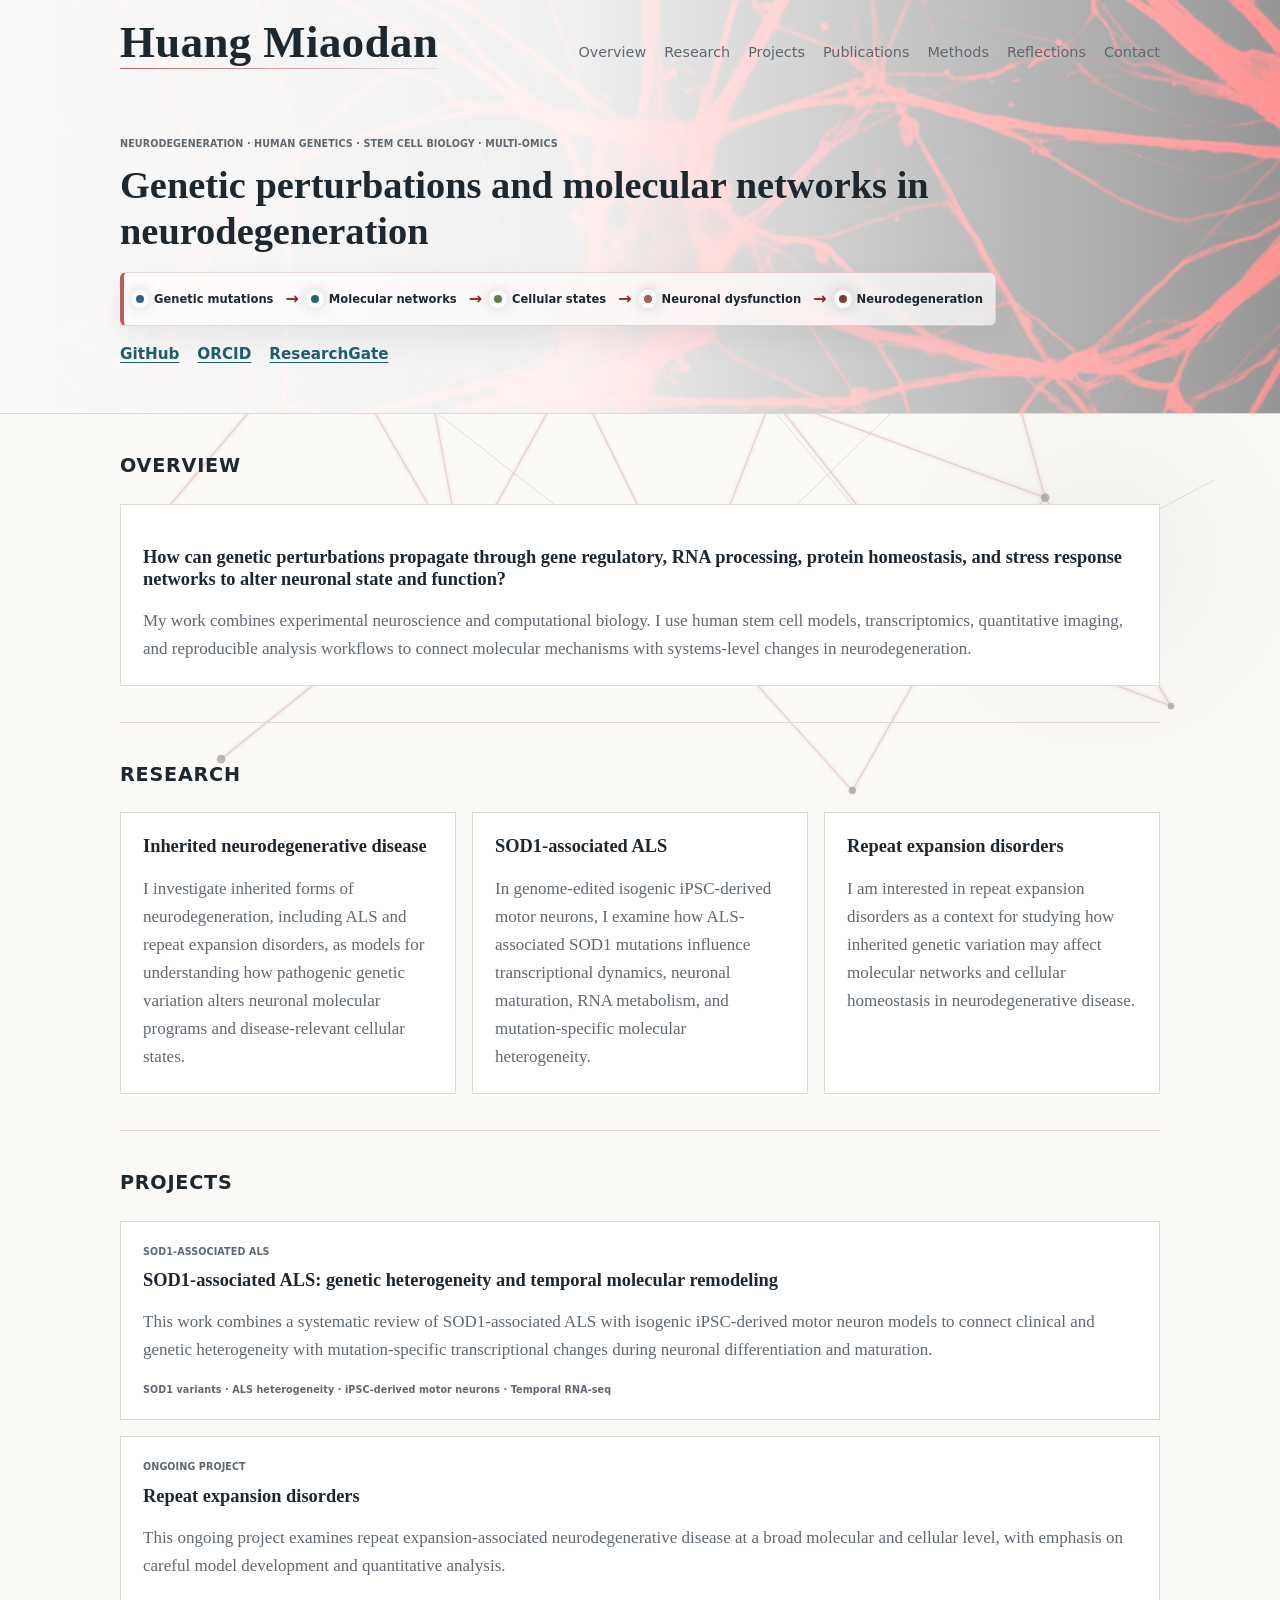
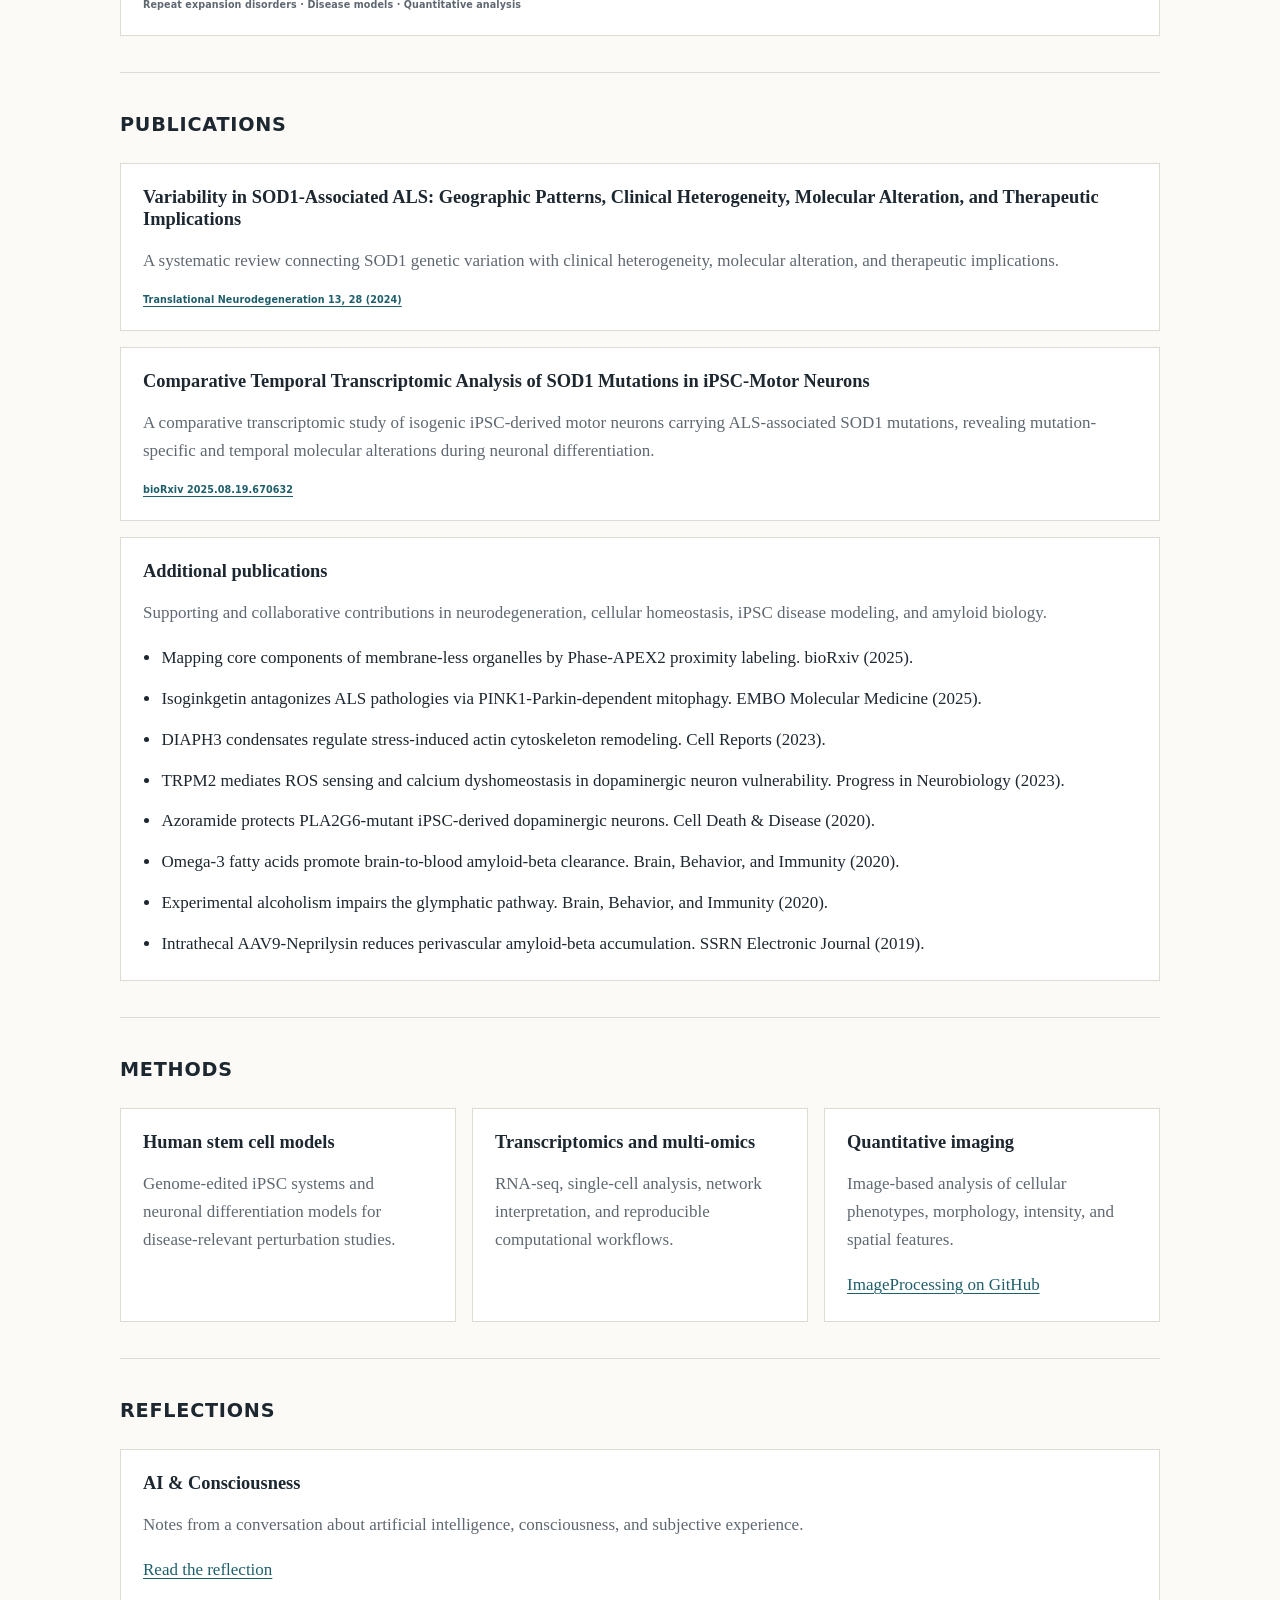
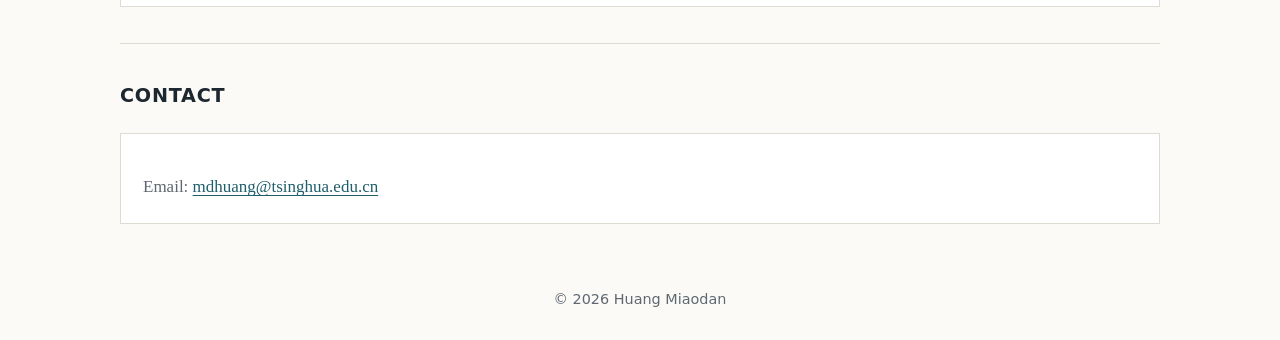
<file: index.html>
<!DOCTYPE html>
<html lang="en">
<head>
  <meta charset="UTF-8" />
  <meta name="viewport" content="width=device-width, initial-scale=1.0" />
  <title>Huang Miaodan | Neurodegeneration, Genetics & Multi-omics</title>
  <link rel="stylesheet" href="style.css" />
</head>
<body>
  <header class="site-header">
    <nav class="site-nav" aria-label="Primary navigation">
      <a class="site-name" href="#">Huang Miaodan</a>
      <div class="nav-links">
        <a href="#overview">Overview</a>
        <a href="#research">Research</a>
        <a href="#projects">Projects</a>
        <a href="#publications">Publications</a>
        <a href="#methods">Methods</a>
        <a href="#reflections">Reflections</a>
        <a href="#contact">Contact</a>
      </div>
    </nav>

    <div class="intro">
      <p class="meta">Neurodegeneration · Human Genetics · Stem Cell Biology · Multi-omics</p>
      <h2>Genetic perturbations and molecular networks in neurodegeneration</h2>
      <div class="keyword-chain" aria-label="Research model">
        <div class="keyword-item">
          <span class="keyword-dot gene"></span>
          <span>Genetic mutations</span>
        </div>
        <span class="keyword-arrow">→</span>
        <div class="keyword-item">
          <span class="keyword-dot network"></span>
          <span>Molecular networks</span>
        </div>
        <span class="keyword-arrow">→</span>
        <div class="keyword-item">
          <span class="keyword-dot cell"></span>
          <span>Cellular states</span>
        </div>
        <span class="keyword-arrow">→</span>
        <div class="keyword-item">
          <span class="keyword-dot neuron"></span>
          <span>Neuronal dysfunction</span>
        </div>
        <span class="keyword-arrow">→</span>
        <div class="keyword-item">
          <span class="keyword-dot disease"></span>
          <span>Neurodegeneration</span>
        </div>
      </div>
      <div class="intro-links">
        <a href="https://github.com/huangmiaodan/">GitHub</a>
        <a href="https://orcid.org/0000-0001-6600-8804">ORCID</a>
        <a href="https://www.researchgate.net/profile/Miaodan-Huang">ResearchGate</a>
      </div>
    </div>
  </header>

  <main>
    <section id="overview" class="section">
      <p class="section-label">Overview</p>
      <article class="list-card">
        <p class="lead">
          <h3>How can genetic perturbations propagate through gene regulatory, RNA processing, protein
          homeostasis, and stress response networks to alter neuronal state and function?</h3>
        </p>
        <p>
          My work combines experimental neuroscience and computational biology. I use human stem cell
          models, transcriptomics, quantitative imaging, and reproducible analysis workflows to connect
          molecular mechanisms with systems-level changes in neurodegeneration.
        </p>
      </article>
    </section>

    <section id="research" class="section">
      <p class="section-label">Research</p>
      <div class="card-grid">
        <article class="card">
          <h3>Inherited neurodegenerative disease</h3>
          <p>
            I investigate inherited forms of neurodegeneration, including ALS and repeat expansion
            disorders, as models for understanding how pathogenic genetic variation alters neuronal
            molecular programs and disease-relevant cellular states.
          </p>
        </article>
        <article class="card">
          <h3>SOD1-associated ALS</h3>
          <p>
            In genome-edited isogenic iPSC-derived motor neurons, I examine how ALS-associated SOD1
            mutations influence transcriptional dynamics, neuronal maturation, RNA metabolism, and
            mutation-specific molecular heterogeneity.
          </p>
        </article>
        <article class="card">
          <h3>Repeat expansion disorders</h3>
          <p>
            I am interested in repeat expansion disorders as a context for studying how inherited
            genetic variation may affect molecular networks and cellular homeostasis in
            neurodegenerative disease.
          </p>
        </article>
      </div>
    </section>

    <section id="projects" class="section">
      <p class="section-label">Projects</p>

      <article class="list-card">
        <p class="meta">SOD1-associated ALS</p>
        <h3>SOD1-associated ALS: genetic heterogeneity and temporal molecular remodeling</h3>
        <p>
          This work combines a systematic review of SOD1-associated ALS with isogenic iPSC-derived
          motor neuron models to connect clinical and genetic heterogeneity with mutation-specific
          transcriptional changes during neuronal differentiation and maturation.
        </p>
        <p class="tags">SOD1 variants · ALS heterogeneity · iPSC-derived motor neurons · Temporal RNA-seq</p>
      </article>

      <article class="list-card">
        <p class="meta">Ongoing project</p>
        <h3>Repeat expansion disorders</h3>
        <p>
          This ongoing project examines repeat expansion-associated neurodegenerative disease at a
          broad molecular and cellular level, with emphasis on careful model development and
          quantitative analysis.
        </p>
        <p class="tags">Repeat expansion disorders · Disease models · Quantitative analysis</p>
      </article>
    </section>

    <section id="publications" class="section">
      <p class="section-label">Publications</p>

      <article class="publication">
        <h3>Variability in SOD1-Associated ALS: Geographic Patterns, Clinical Heterogeneity, Molecular Alteration, and Therapeutic Implications</h3>
        <p>
          A systematic review connecting SOD1 genetic variation with clinical heterogeneity, molecular
          alteration, and therapeutic implications.
        </p>
        <p class="citation"><a href="https://doi.org/10.1186/s40035-024-00416-x">Translational Neurodegeneration 13, 28 (2024)</a></p>
      </article>

      <article class="publication">
        <h3>Comparative Temporal Transcriptomic Analysis of SOD1 Mutations in iPSC-Motor Neurons</h3>
        <p>
          A comparative transcriptomic study of isogenic iPSC-derived motor neurons carrying
          ALS-associated SOD1 mutations, revealing mutation-specific and temporal molecular
          alterations during neuronal differentiation.
        </p>
        <p class="citation"><a href="https://www.biorxiv.org/content/10.1101/2025.08.19.670632v1.article-metrics">bioRxiv 2025.08.19.670632</a></p>
      </article>

      <article class="publication">
        <h3>Additional publications</h3>
        <p>
          Supporting and collaborative contributions in neurodegeneration, cellular homeostasis,
          iPSC disease modeling, and amyloid biology.
        </p>
        <ul class="publication-items">
          <li>Mapping core components of membrane-less organelles by Phase-APEX2 proximity labeling. bioRxiv (2025).</li>
          <li>Isoginkgetin antagonizes ALS pathologies via PINK1-Parkin-dependent mitophagy. EMBO Molecular Medicine (2025).</li>
          <li>DIAPH3 condensates regulate stress-induced actin cytoskeleton remodeling. Cell Reports (2023).</li>
          <li>TRPM2 mediates ROS sensing and calcium dyshomeostasis in dopaminergic neuron vulnerability. Progress in Neurobiology (2023).</li>
          <li>Azoramide protects PLA2G6-mutant iPSC-derived dopaminergic neurons. Cell Death & Disease (2020).</li>
          <li>Omega-3 fatty acids promote brain-to-blood amyloid-beta clearance. Brain, Behavior, and Immunity (2020).</li>
          <li>Experimental alcoholism impairs the glymphatic pathway. Brain, Behavior, and Immunity (2020).</li>
          <li>Intrathecal AAV9-Neprilysin reduces perivascular amyloid-beta accumulation. SSRN Electronic Journal (2019).</li>
        </ul>
      </article>
    </section>

    <section id="methods" class="section">
      <p class="section-label">Methods</p>
      <div class="card-grid compact">
        <article class="card">
          <h3>Human stem cell models</h3>
          <p>Genome-edited iPSC systems and neuronal differentiation models for disease-relevant perturbation studies.</p>
        </article>
        <article class="card">
          <h3>Transcriptomics and multi-omics</h3>
          <p>RNA-seq, single-cell analysis, network interpretation, and reproducible computational workflows.</p>
        </article>
        <article class="card">
          <h3>Quantitative imaging</h3>
          <p>Image-based analysis of cellular phenotypes, morphology, intensity, and spatial features.</p>
          <p><a href="https://github.com/huangmiaodan/ImageProcessing">ImageProcessing on GitHub</a></p>
        </article>
      </div>
    </section>

    <section id="reflections" class="section">
      <p class="section-label">Reflections</p>
      <article class="list-card">
        <h3>AI & Consciousness</h3>
        <p>
          Notes from a conversation about artificial intelligence, consciousness, and subjective
          experience.
        </p>
        <p><a href="Chat/AI_Consciousness.html">Read the reflection</a></p>
      </article>
    </section>

    <section id="contact" class="section contact">
      <p class="section-label">Contact</p>
      <article class="list-card">
        <p>
          Email: <a href="mailto:mdhuang@tsinghua.edu.cn">mdhuang@tsinghua.edu.cn</a><br />
        </p>
      </article>
    </section>
  </main>

  <footer>
    <p>© 2026 Huang Miaodan</p>
  </footer>
</body>
</html>
</file>
<file: style.css>
:root {
  --page: #fbfaf7;
  --surface: #ffffff;
  --text: #1d2730;
  --muted: #5f6871;
  --link: #1f5f6b;
  --border: #dedbd2;
  --border-strong: #c8c4b8;
  --accent-bg: #eef5f5;
  --max-width: 1040px;
  --space-page: clamp(20px, 5vw, 64px);
  --space-section: clamp(24px, 3.5vw, 36px);
}

* {
  box-sizing: border-box;
}

html {
  scroll-behavior: smooth;
}

body {
  position: relative;
  margin: 0;
  background: var(--page);
  color: var(--text);
  font-family: Georgia, "Times New Roman", serif;
  font-size: 17px;
  line-height: 1.65;
}

body::before {
  content: "";
  position: fixed;
  inset: 0;
  z-index: 0;
  opacity: 0.38;
  background-image:
    radial-gradient(circle at 16% 18%, rgba(156, 35, 35, 0.18), transparent 12rem),
    radial-gradient(circle at 86% 62%, rgba(0, 0, 0, 0.12), transparent 14rem),
    url("data:image/svg+xml,%3Csvg width='1200' height='900' viewBox='0 0 1200 900' xmlns='http://www.w3.org/2000/svg'%3E%3Cdefs%3E%3Cfilter id='glow' x='-30%25' y='-30%25' width='160%25' height='160%25'%3E%3CfeGaussianBlur stdDeviation='2.4' result='blur'/%3E%3CfeMerge%3E%3CfeMergeNode in='blur'/%3E%3CfeMergeNode in='SourceGraphic'/%3E%3C/feMerge%3E%3C/filter%3E%3C/defs%3E%3Cg fill='none' stroke='%239c2323' stroke-width='1.35' stroke-opacity='0.44' filter='url(%23glow)'%3E%3Cpath d='M80 170 214 92 348 184 488 118 626 226 770 142 940 248 1114 168'/%3E%3Cpath d='M214 92 278 330 488 118 530 376 626 226 734 404 940 248 1012 506'/%3E%3Cpath d='M86 556 278 330 420 574 530 376 650 620 734 404 914 632 1012 506 1140 718'/%3E%3Cpath d='M174 772 420 574 650 620 816 804 914 632 1140 718'/%3E%3Cpath d='M348 184 420 574 86 556'/%3E%3Cpath d='M770 142 734 404 1012 506'/%3E%3C/g%3E%3Cg fill='%23111111' fill-opacity='0.72'%3E%3Ccircle cx='80' cy='170' r='3.4'/%3E%3Ccircle cx='214' cy='92' r='4.4'/%3E%3Ccircle cx='348' cy='184' r='3.4'/%3E%3Ccircle cx='488' cy='118' r='4.2'/%3E%3Ccircle cx='626' cy='226' r='3.6'/%3E%3Ccircle cx='770' cy='142' r='4.4'/%3E%3Ccircle cx='940' cy='248' r='3.4'/%3E%3Ccircle cx='1114' cy='168' r='4.2'/%3E%3Ccircle cx='278' cy='330' r='3.8'/%3E%3Ccircle cx='530' cy='376' r='4.4'/%3E%3Ccircle cx='734' cy='404' r='3.8'/%3E%3Ccircle cx='1012' cy='506' r='4.4'/%3E%3Ccircle cx='86' cy='556' r='3.4'/%3E%3Ccircle cx='420' cy='574' r='4.4'/%3E%3Ccircle cx='650' cy='620' r='3.8'/%3E%3Ccircle cx='914' cy='632' r='4.4'/%3E%3Ccircle cx='1140' cy='718' r='3.4'/%3E%3Ccircle cx='174' cy='772' r='4.4'/%3E%3Ccircle cx='816' cy='804' r='3.8'/%3E%3C/g%3E%3Cg fill='none' stroke='%23111111' stroke-width='0.95' stroke-opacity='0.32'%3E%3Cpath d='M42 408 278 330 650 620 1114 168'/%3E%3Cpath d='M488 118 914 632 1184 488'/%3E%3C/g%3E%3C/svg%3E");
  background-position: center top;
  background-repeat: repeat-y;
  background-size: auto, auto, min(1180px, 145vw) auto;
  pointer-events: none;
}

a {
  color: var(--link);
  text-underline-offset: 3px;
}

.site-header,
main,
footer {
  position: relative;
  z-index: 1;
  padding-inline: var(--space-page);
}

.site-header {
  overflow: hidden;
  border-bottom: 1px solid var(--border);
  background:
    linear-gradient(90deg, rgba(255, 255, 255, 0.98) 0%, rgba(255, 255, 255, 0.94) 45%, rgba(255, 255, 255, 0.58) 100%),
    url("assets/microscopy-title-red-vivid.jpg") center right / cover no-repeat,
    var(--surface);
  backdrop-filter: blur(2px);
}

.site-nav {
  display: flex;
  align-items: baseline;
  justify-content: space-between;
  gap: 24px;
  max-width: var(--max-width);
  margin: 0 auto;
  padding: 18px 0;
}

.site-name {
  position: relative;
  display: inline-flex;
  align-items: center;
  color: var(--text);
  font-family: "Chalkboard SE", "Bradley Hand", "Marker Felt", "Comic Sans MS", cursive;
  font-size: clamp(1.8rem, 4vw, 2.8rem);
  font-weight: 600;
  line-height: 1.08;
  letter-spacing: 0.01em;
  text-decoration: none;
  text-shadow:
    0.7px 0.7px 0 rgba(255, 255, 255, 0.7),
    -0.6px 0.4px 0 rgba(29, 39, 48, 0.18);
}

.site-name::after {
  content: "";
  position: absolute;
  left: 0;
  right: 0;
  bottom: -0.18rem;
  height: 1px;
  background: linear-gradient(90deg, rgba(156, 35, 35, 0.72), rgba(17, 17, 17, 0.08));
}

.site-name:hover {
  color: #111111;
  text-decoration: none;
}

.nav-links {
  display: flex;
  flex-wrap: wrap;
  justify-content: flex-end;
  gap: 8px 18px;
  font-family: system-ui, -apple-system, BlinkMacSystemFont, "Segoe UI", sans-serif;
  font-size: 0.9rem;
}

.nav-links a {
  color: var(--muted);
  text-decoration: none;
}

.nav-links a:hover {
  color: var(--text);
  text-decoration: underline;
}

.intro {
  max-width: var(--max-width);
  margin: 0 auto;
  padding: clamp(34px, 5vw, 52px) 0 clamp(30px, 5vw, 46px);
}

.meta,
.section-label,
.tags,
.citation {
  color: var(--muted);
  font-family: system-ui, -apple-system, BlinkMacSystemFont, "Segoe UI", sans-serif;
  font-size: 0.6rem;
  font-weight: 600;
  letter-spacing: 0.01em;
}

.meta,
.section-label {
  margin: 0 0 10px;
  text-transform: uppercase;
}

.section-label {
  color: var(--text);
  font-size: clamp(0.9rem, 1.5vw, 1.2rem);
  font-weight: 760;
  letter-spacing: 0.04em;
}

h1,
h2,
h3,
p {
  overflow-wrap: anywhere;
}

h1,
h2,
h3 {
  margin: 0;
  line-height: 1.2;
  font-weight: 600;
}

h1 {
  max-width: 860px;
  font-size: clamp(2.25rem, 5vw, 4rem);
}

h2 {
  font-size: clamp(1.75rem, 3vw, 2.45rem);
}

h3 {
  font-size: 1.15rem;
}

.intro-text,
.lead {
  max-width: 820px;
  color: var(--muted);
  font-size: 1.15rem;
}

.intro-text {
  margin: 16px 0 0;
}

.intro-links {
  display: flex;
  flex-wrap: wrap;
  gap: 10px 18px;
  margin-top: 16px;
  font-family: system-ui, -apple-system, BlinkMacSystemFont, "Segoe UI", sans-serif;
  font-size: 0.95rem;
  font-weight: 650;
}

.section {
  max-width: var(--max-width);
  margin: 0 auto;
  padding: var(--space-section) 0;
  border-bottom: 1px solid var(--border);
}

.section > p:not(.section-label),
.section > .lead {
  max-width: 850px;
}

.section-label + .card-grid,
.section-label + .list-card,
.section-label + .publication,
.section h2 + p {
  margin-top: 22px;
}

.keyword-chain {
  display: flex;
  flex-wrap: nowrap;
  align-items: center;
  gap: 6px;
  width: fit-content;
  max-width: 100%;
  margin-top: 24px;
  padding: 8px 12px;
  border: 1px solid rgba(156, 35, 35, 0.18);
  border-left: 4px solid rgba(156, 35, 35, 0.72);
  border-radius: 6px;
  background:
    linear-gradient(135deg, rgba(255, 255, 255, 0.9), rgba(255, 255, 255, 0.68)),
    linear-gradient(90deg, rgba(156, 35, 35, 0.1), rgba(17, 17, 17, 0.03));
  box-shadow: 0 12px 30px rgba(29, 39, 48, 0.08);
  backdrop-filter: blur(3px);
  font-family: system-ui, -apple-system, BlinkMacSystemFont, "Segoe UI", sans-serif;
  font-size: clamp(0.68rem, 0.9vw, 0.78rem);
  font-weight: 760;
}

.intro .keyword-chain {
  margin-top: 18px;
}

.keyword-item {
  display: flex;
  align-items: center;
  gap: 10px;
  min-height: 36px;
  padding: 4px 0;
  color: var(--text);
  white-space: nowrap;
}

.keyword-dot {
  width: 8px;
  height: 8px;
  flex: 0 0 auto;
  border-radius: 50%;
  background: var(--link);
  box-shadow: 0 0 0 5px rgba(255, 255, 255, 0.78), 0 0 16px currentColor;
}

.keyword-dot.gene {
  background: #2f5f8f;
}

.keyword-dot.network {
  background: #176b6a;
}

.keyword-dot.cell {
  background: #667b4a;
}

.keyword-dot.neuron {
  background: #a95f45;
}

.keyword-dot.disease {
  background: #7b3f3f;
}

.keyword-arrow {
  color: #9c2323;
  font-size: 1rem;
  font-weight: 800;
  line-height: 1;
  margin: 0 6px;
}

.card-grid {
  display: grid;
  grid-template-columns: repeat(3, minmax(0, 1fr));
  gap: 16px;
}

.card-grid.compact {
  grid-template-columns: repeat(3, minmax(0, 1fr));
}

.card,
.list-card,
.publication {
  background: var(--surface);
  border: 1px solid var(--border);
  padding: 22px;
}

.card h3,
.list-card h3,
.publication h3 {
  margin-bottom: 10px;
}

.list-card h2 {
  margin-bottom: 18px;
}

.card p,
.list-card p,
.publication p {
  color: var(--muted);
}

.card p:last-child,
.list-card p:last-child,
.publication p:last-child {
  margin-bottom: 0;
}

.list-card,
.publication {
  margin-top: 16px;
}

.tags,
.citation {
  color: var(--link);
  margin-top: 12px;
}

.publication-items {
  margin: 16px 0 0;
  padding-left: 1.15rem;
  color: var(--text);
}

.publication-items span {
  color: var(--text);
}

.publication-items li + li {
  margin-top: 0.8rem;
}

.publication-items a {
  font-weight: 650;
}

.publication-items span {
  display: block;
  margin-top: 0.15rem;
}

.contact {
  border-bottom: none;
}

footer {
  color: var(--muted);
  font-family: system-ui, -apple-system, BlinkMacSystemFont, "Segoe UI", sans-serif;
  font-size: 0.9rem;
  text-align: center;
}

footer p {
  max-width: var(--max-width);
  margin: 0 auto;
  padding: 28px 0;
}

@media (max-width: 860px) {
  .site-nav {
    align-items: flex-start;
    flex-direction: column;
  }

  .nav-links {
    justify-content: flex-start;
  }

  .card-grid,
  .card-grid.compact {
    grid-template-columns: 1fr;
  }

  .keyword-chain {
    align-items: stretch;
    flex-direction: column;
    flex-wrap: nowrap;
    gap: 6px;
    width: 100%;
    padding: 14px;
  }

  .keyword-item {
    width: 100%;
    white-space: normal;
    min-height: 42px;
  }

  .keyword-arrow {
    padding-left: 16px;
    line-height: 1;
    transform: rotate(90deg);
    transform-origin: left center;
  }
}
</file>
